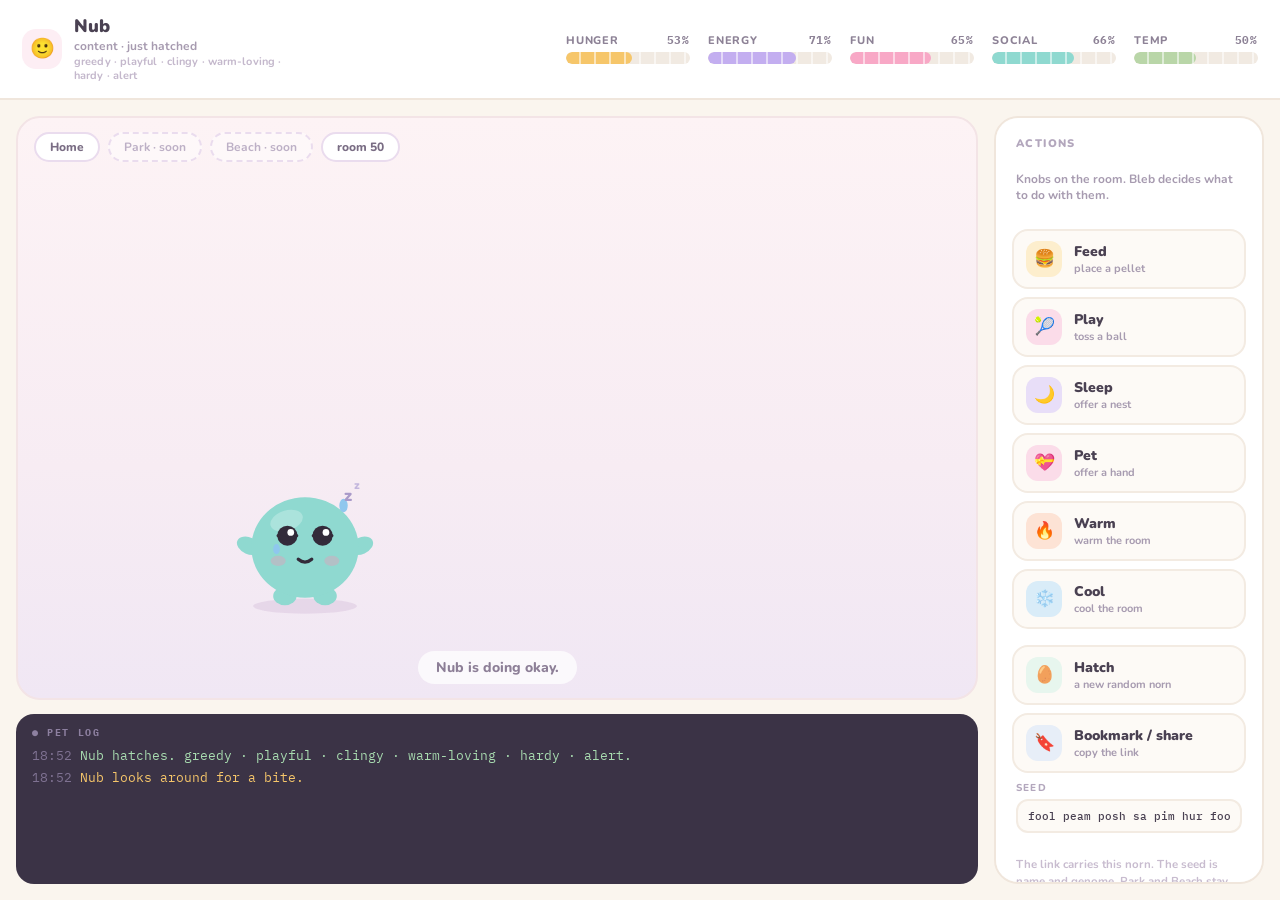
<file: index.html>
<!DOCTYPE html>
<html lang="en">
<head>
<meta charset="utf-8">
<meta name="viewport" content="width=device-width, initial-scale=1">
<title>Webagotchi</title>
<link rel="preconnect" href="https://fonts.googleapis.com">
<link href="https://fonts.googleapis.com/css2?family=Nunito:wght@500;700;800;900&family=IBM+Plex+Mono:wght@400;500&display=swap" rel="stylesheet">
<link rel="stylesheet" href="css/room.css">
</head>
<body>
<div class="app">
  <header>
    <div class="who">
      <div class="mood-chip" id="mood-emoji" aria-hidden="true">🙂</div>
      <div>
        <div class="name" id="pet-name">Bleb</div>
        <div class="sub"><span id="mood-label">content</span> · <span id="age-label">just hatched</span></div>
        <div class="traits" id="traits"></div>
      </div>
    </div>
    <div class="stats">
      <div class="stat" title="How fed Bleb is. Rises after digestion, not when you click Feed.">
        <div class="stat-top"><span>Hunger</span><span class="num" id="num-hunger">0%</span></div>
        <div class="track"><div class="fill" id="fill-hunger"></div><div class="stripes"></div></div>
      </div>
      <div class="stat" title="How rested Bleb is. Rises while Bleb is actually asleep.">
        <div class="stat-top"><span>Energy</span><span class="num" id="num-energy">0%</span></div>
        <div class="track"><div class="fill" id="fill-energy"></div><div class="stripes"></div></div>
      </div>
      <div class="stat" title="How amused Bleb is. Rises only if Bleb chooses to play.">
        <div class="stat-top"><span>Fun</span><span class="num" id="num-fun">0%</span></div>
        <div class="track"><div class="fill" id="fill-fun"></div><div class="stripes"></div></div>
      </div>
      <div class="stat" title="How accompanied Bleb feels. Rises only if Bleb accepts a hand.">
        <div class="stat-top"><span>Social</span><span class="num" id="num-social">0%</span></div>
        <div class="track"><div class="fill" id="fill-social"></div><div class="stripes"></div></div>
      </div>
      <div class="stat" title="How warm Bleb feels. Follows the room; Warm and Cool do not set it.">
        <div class="stat-top"><span>Temp</span><span class="num" id="num-temp">0%</span></div>
        <div class="track"><div class="fill" id="fill-temp"></div><div class="stripes"></div></div>
      </div>
    </div>
  </header>

  <div class="main">
    <div class="scene-col">
      <div class="scene">
        <div class="chips">
          <div class="chip">Home</div>
          <div class="chip soon">Park · soon</div>
          <div class="chip soon">Beach · soon</div>
          <div class="chip" id="room-pill">room 50</div>
        </div>
        <div class="stage" id="stage">
          <div class="thing" id="obj-food" hidden title="pellet">🍪</div>
          <div class="thing" id="obj-ball" hidden title="ball">🎾</div>
          <div class="thing nest" id="obj-nest" hidden title="nest">
            <svg viewBox="0 0 140 70" width="112" height="56" aria-label="nest">
              <ellipse cx="70" cy="64" rx="60" ry="5" fill="#e7d5ea" opacity="0.8"></ellipse>
              <rect x="10" y="30" width="120" height="28" rx="14" fill="#f7f1ea" stroke="#e4d4ea" stroke-width="3"></rect>
              <rect x="18" y="22" width="32" height="18" rx="8" fill="#c3aef0"></rect>
              <path d="M52,32 Q96,16 124,34 L116,50 Q80,40 54,48 Z" fill="#f8a8c6"></path>
            </svg>
          </div>
          <div class="thing hand" id="obj-hand" hidden title="hand">✋</div>
          <div class="bleb" id="bleb">
            <div class="bob idle" id="bob" data-anim="idle">
              <svg viewBox="0 0 200 185" width="168" height="155" aria-label="Bleb">
                <ellipse cx="100" cy="172" rx="62" ry="9" fill="#dcc9e0" opacity="0.55"></ellipse>
                <g id="shiver">
                  <ellipse class="skin" cx="33" cy="100" rx="15" ry="10" transform="rotate(24 33 100)"></ellipse>
                  <ellipse class="skin" cx="167" cy="100" rx="15" ry="10" transform="rotate(-24 167 100)"></ellipse>
                  <ellipse class="skin" cx="76" cy="160" rx="14" ry="11"></ellipse>
                  <ellipse class="skin" cx="124" cy="160" rx="14" ry="11"></ellipse>
                  <ellipse class="skin" cx="100" cy="102" rx="64" ry="60"></ellipse>
                  <ellipse cx="78" cy="70" rx="20" ry="12" fill="#ffffff" opacity="0.25" transform="rotate(-18 78 70)"></ellipse>
                  <ellipse id="cheek-l" cx="68" cy="118" rx="9" ry="6" fill="#f791b5" opacity="0.35"></ellipse>
                  <ellipse id="cheek-r" cx="132" cy="118" rx="9" ry="6" fill="#f791b5" opacity="0.35"></ellipse>
                  <g id="eyes-open" style="transform-origin:100px 88px; animation: blink 4.6s ease-in-out infinite;">
                    <circle cx="79" cy="88" r="12" fill="#332b3a"></circle>
                    <circle cx="121" cy="88" r="12" fill="#332b3a"></circle>
                    <circle cx="83" cy="84" r="4" fill="#ffffff"></circle>
                    <circle cx="125" cy="84" r="4" fill="#ffffff"></circle>
                  </g>
                  <g id="eyes-sleep" hidden>
                    <path d="M68,88 Q79,96 90,88" stroke="#332b3a" stroke-width="4" fill="none" stroke-linecap="round"></path>
                    <path d="M110,88 Q121,96 132,88" stroke="#332b3a" stroke-width="4" fill="none" stroke-linecap="round"></path>
                  </g>
                  <path id="mouth" d="M92,116 Q100,123 108,116" stroke="#332b3a" stroke-width="4" fill="none" stroke-linecap="round"></path>
                  <ellipse id="tear" cx="66" cy="104" rx="4" ry="6" fill="#8fc7ee" hidden style="animation:drip 1.6s ease-in infinite;"></ellipse>
                  <ellipse id="sweat" cx="146" cy="52" rx="5" ry="8" fill="#8fc7ee" hidden style="animation:drip 1.4s ease-in infinite;"></ellipse>
                </g>
                <g id="zzz" hidden>
                  <text x="146" y="46" font-family="Nunito, sans-serif" font-weight="900" font-size="20" fill="#a99ac9" style="animation:floatz 2.4s ease-out infinite;">z</text>
                  <text x="158" y="32" font-family="Nunito, sans-serif" font-weight="900" font-size="14" fill="#c3b6dd" style="animation:floatz 2.4s ease-out .8s infinite;">z</text>
                </g>
              </svg>
            </div>
          </div>
        </div>
        <div class="offer" id="offer" hidden>
          <p id="offer-text"></p>
          <button type="button" class="choice" id="offer-keep">Keep</button>
          <button type="button" class="choice bring" id="offer-bring">Bring in</button>
        </div>
        <div class="status" id="status">Bleb is looking around.</div>
      </div>
      <div class="log-card">
        <div class="log-title">● pet log</div>
        <div id="log" aria-live="polite"></div>
      </div>
    </div>

    <aside>
      <div class="actions-label">Actions</div>
      <p class="hint">Knobs on the room. Bleb decides what to do with them.</p>
      <button type="button" class="action" id="btn-feed">
        <span class="icon" style="background:#fdeecd">🍔</span>
        <span><span class="action-label">Feed</span><span class="action-desc">place a pellet</span></span>
      </button>
      <button type="button" class="action" id="btn-play">
        <span class="icon" style="background:#fbdce9">🎾</span>
        <span><span class="action-label">Play</span><span class="action-desc">toss a ball</span></span>
      </button>
      <button type="button" class="action" id="btn-sleep">
        <span class="icon" style="background:#e8def8">🌙</span>
        <span><span class="action-label">Sleep</span><span class="action-desc">offer a nest</span></span>
      </button>
      <button type="button" class="action" id="btn-pet">
        <span class="icon" style="background:#fbdce9">💝</span>
        <span><span class="action-label">Pet</span><span class="action-desc">offer a hand</span></span>
      </button>
      <button type="button" class="action" id="btn-warm">
        <span class="icon" style="background:#fde3d5">🔥</span>
        <span><span class="action-label">Warm</span><span class="action-desc">warm the room</span></span>
      </button>
      <button type="button" class="action" id="btn-cool">
        <span class="icon" style="background:#d9ecf8">❄️</span>
        <span><span class="action-label">Cool</span><span class="action-desc">cool the room</span></span>
      </button>
      <div class="spacer"></div>
      <button type="button" class="action" id="btn-hatch">
        <span class="icon" style="background:#e7f6ee">🥚</span>
        <span><span class="action-label">Hatch</span><span class="action-desc">a new random norn</span></span>
      </button>
      <button type="button" class="action" id="btn-share">
        <span class="icon" style="background:#e7eef8">🔖</span>
        <span><span class="action-label">Bookmark / share</span><span class="action-desc">copy the link</span></span>
      </button>
      <label class="seed-label" for="seed-code">Seed
        <input id="seed-code" class="seed" autocomplete="off" spellcheck="false" placeholder="a few words">
      </label>
      <p class="note" id="share-note">The link carries this norn. The seed is name and genome. Park and Beach stay shut.</p>
    </aside>
  </div>
</div>
<script src="js/chem.js"></script>
<script src="js/world.js"></script>
<script src="js/genome.js"></script>
<script src="js/face.js"></script>
<script src="js/carry.js"></script>
<script src="js/life.js"></script>
<script src="js/bleb.js"></script>
<script src="js/link.js"></script>
<script src="js/ui.js"></script>
</body>
</html>
</file>
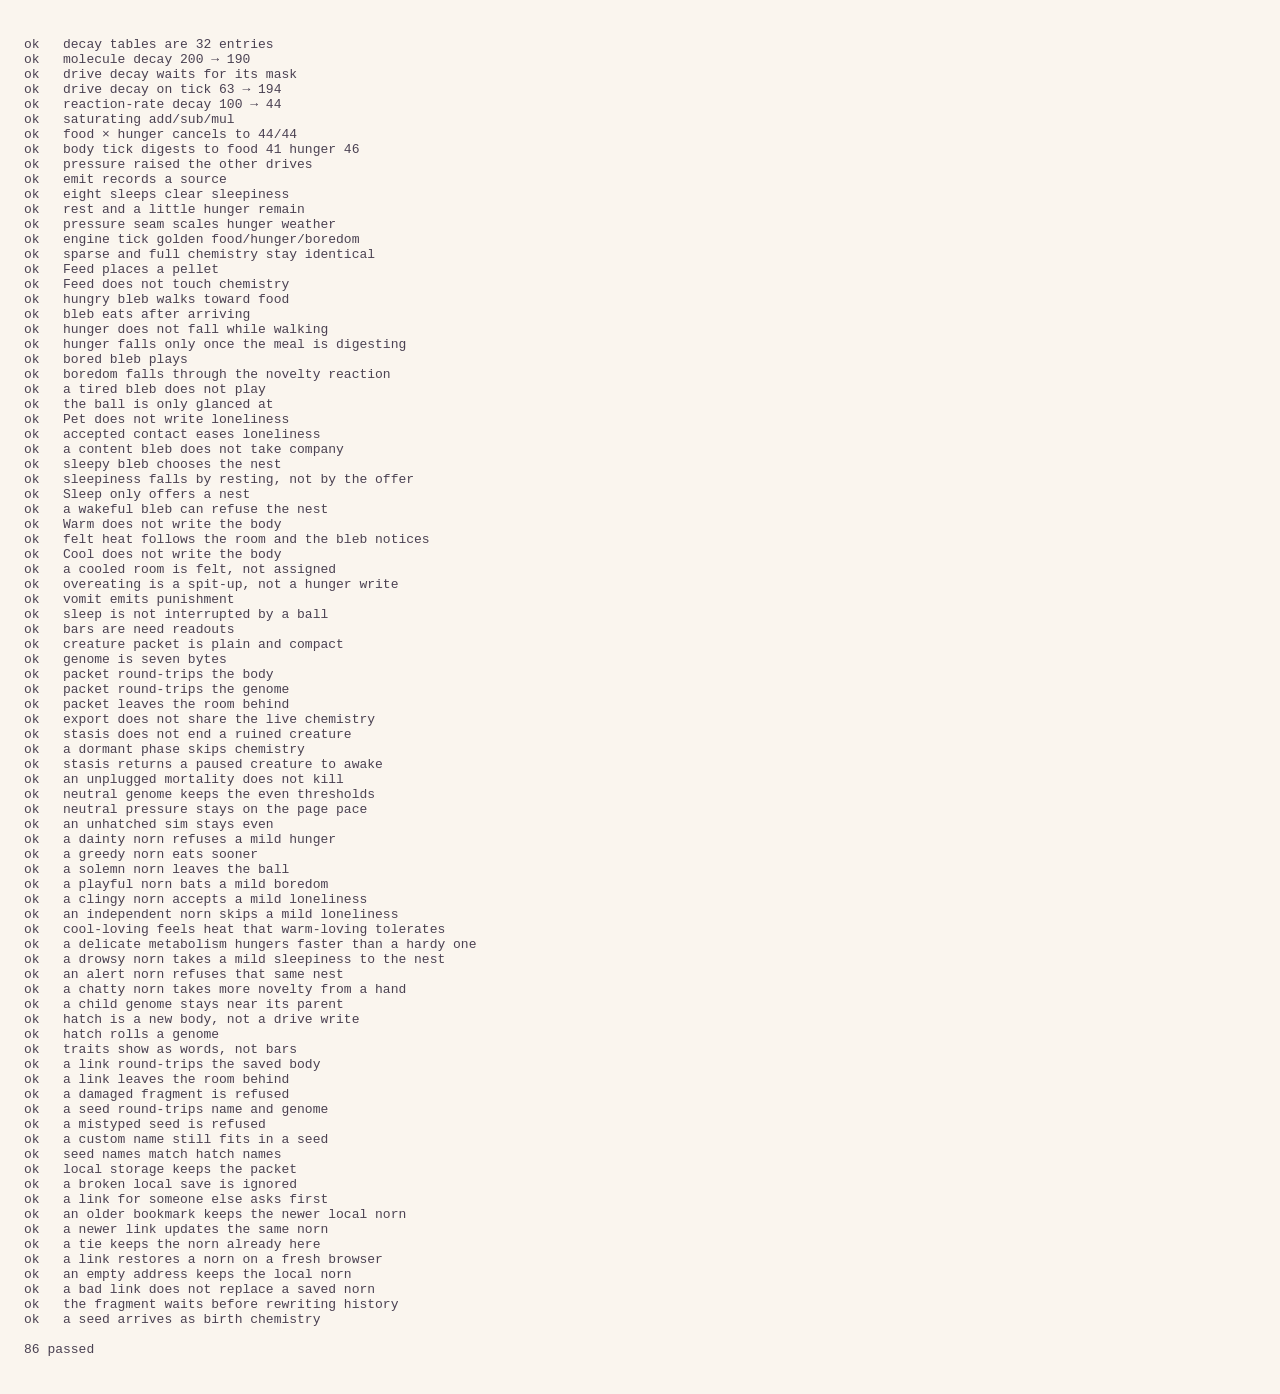
<file: test.html>
<!DOCTYPE html>
<html lang="en">
<head>
<meta charset="utf-8">
<meta name="viewport" content="width=device-width, initial-scale=1">
<title>Webagotchi checks</title>
<style>
  body { margin: 0; background: #faf5ee; color: #4a4152; font-family: "IBM Plex Mono", ui-monospace, monospace; }
  pre { padding: 24px; white-space: pre-wrap; }
  .fail { color: #9a3d4a; }
</style>
</head>
<body>
<pre id="out">running…</pre>
<script src="js/chem.js"></script>
<script src="js/world.js"></script>
<script src="js/genome.js"></script>
<script src="js/face.js"></script>
<script src="js/carry.js"></script>
<script src="js/life.js"></script>
<script src="js/bleb.js"></script>
<script src="js/link.js"></script>
<script src="js/checks.js"></script>
<script>
  var result = window.runWebagotchiChecks();
  var out = document.getElementById("out");
  out.textContent = result.lines.join("\n");
  if (result.fail) out.className = "fail";
  document.title = result.fail ? "checks failed" : "checks passed";
</script>
</body>
</html>
</file>
<file: css/room.css>
:root {
  --cream: #faf5ee;
  --ink: #4a4152;
  --muted: #a79bb0;
  --label: #b3a7bd;
  --line: #f0e6dc;
  --scene-line: #f3e4e6;
  --log: #3b3346;
  --log-text: #d8cfe6;
  --log-time: #7f7292;
  --pink: #f8a8c6;
  --pink-ink: #6e3a52;
  --track: #f1eae2;
  color-scheme: light;
}

* { box-sizing: border-box; }

html, body {
  margin: 0;
  height: 100%;
  background: var(--cream);
  color: var(--ink);
  font-family: "Nunito", sans-serif;
}

button, input { font-family: inherit; }

.app {
  height: 100%;
  display: grid;
  grid-template-rows: auto minmax(0, 1fr);
  overflow: auto;
}

header {
  display: flex;
  align-items: center;
  gap: 24px;
  padding: 14px 22px;
  background: #fff;
  border-bottom: 2px solid var(--line);
  flex-wrap: wrap;
}

.who { display: flex; align-items: center; gap: 12px; min-width: 200px; }

.mood-chip {
  width: 40px;
  height: 40px;
  border-radius: 14px;
  background: #fdeef4;
  display: flex;
  align-items: center;
  justify-content: center;
  font-size: 20px;
}

.name { font-weight: 900; font-size: 18px; letter-spacing: 0.2px; }
.sub { font-size: 12px; font-weight: 700; color: var(--muted); }
.traits {
  margin-top: 1px;
  font-size: 11px;
  font-weight: 700;
  color: #c4b8cc;
  letter-spacing: 0.1px;
  max-width: 220px;
  line-height: 1.3;
}

.stats {
  display: flex;
  gap: 18px;
  flex: 1;
  justify-content: flex-end;
  flex-wrap: wrap;
}

.stat { width: 124px; display: flex; flex-direction: column; gap: 4px; }

.stat-top {
  display: flex;
  justify-content: space-between;
  font-size: 11px;
  font-weight: 800;
  text-transform: uppercase;
  letter-spacing: 0.8px;
  color: #8d8296;
}

.num { font-family: "IBM Plex Mono", ui-monospace, monospace; }

.track {
  height: 12px;
  border-radius: 8px;
  background: var(--track);
  overflow: hidden;
  position: relative;
}

.fill {
  height: 100%;
  width: 0;
  border-radius: 8px;
  transition: width 0.5s;
}

#fill-hunger { background: #f6c66a; }
#fill-energy { background: #c3aef0; }
#fill-fun { background: #f8a8c6; }
#fill-social { background: #8fd9d0; }
#fill-temp { background: #b9d6a8; }

.stripes {
  position: absolute;
  inset: 0;
  background-image: repeating-linear-gradient(90deg, transparent 0 13px, rgba(255, 255, 255, 0.55) 13px 15px);
  pointer-events: none;
}

.main {
  display: grid;
  grid-template-columns: 1fr 270px;
  gap: 16px;
  padding: 16px;
  min-height: 0;
}

.scene-col {
  display: grid;
  grid-template-rows: 1fr 170px;
  gap: 14px;
  min-height: 0;
}

.scene {
  background: linear-gradient(180deg, #fdf3f5 0%, #f7ecf3 60%, #f0e7f4 100%);
  border-radius: 24px;
  border: 2px solid var(--scene-line);
  position: relative;
  overflow: hidden;
  min-height: 0;
  display: flex;
  flex-direction: column;
}

.chips {
  position: absolute;
  top: 14px;
  left: 16px;
  right: 16px;
  display: flex;
  flex-wrap: wrap;
  gap: 8px;
  z-index: 2;
}

.chip {
  padding: 5px 14px;
  border-radius: 999px;
  background: #fff;
  border: 2px solid #eadcee;
  font-size: 12px;
  font-weight: 800;
  color: #7a6d84;
}

.chip.soon {
  background: rgba(255, 255, 255, 0.45);
  border-style: dashed;
  color: #bdb0c6;
  font-weight: 700;
}

.stage {
  position: relative;
  flex: 1;
  min-height: 0;
}

.bleb {
  position: absolute;
  bottom: 28px;
  width: 168px;
  margin-left: -84px;
  transition: left 0.45s linear;
}

.bob { transform-origin: 50% 100%; }
.bob.idle { animation: squish 3s ease-in-out infinite; }
.bob.sleep { animation: squish 5s ease-in-out infinite; }
.bob.play { animation: squishFast 0.7s ease-in-out infinite; }

.shiver { animation: shiver 0.35s linear infinite; transform-origin: 100px 160px; }

.thing {
  position: absolute;
  bottom: 36px;
  width: 36px;
  margin-left: -18px;
  font-size: 28px;
  line-height: 1;
  filter: drop-shadow(0 4px 0 rgba(120, 90, 120, 0.08));
  user-select: none;
}

.thing.hand { margin-left: 18px; bottom: 78px; font-size: 26px; }
.thing.nest {
  width: 112px;
  margin-left: -56px;
  bottom: 16px;
  line-height: 0;
}
.thing.wobble { animation: wobble 1s ease-in-out infinite; transform-origin: 50% 80%; }

.status {
  align-self: center;
  margin: 0 0 14px;
  font-size: 14px;
  font-weight: 800;
  color: #8d7f97;
  background: rgba(255, 255, 255, 0.75);
  padding: 7px 18px;
  border-radius: 999px;
  max-width: 80%;
  text-align: center;
}

.log-card {
  background: var(--log);
  border-radius: 18px;
  padding: 12px 16px;
  display: flex;
  flex-direction: column;
  min-height: 0;
}

.log-title {
  font-size: 10px;
  font-weight: 800;
  letter-spacing: 1.6px;
  text-transform: uppercase;
  color: #8d80a0;
  margin-bottom: 6px;
  font-family: "IBM Plex Mono", ui-monospace, monospace;
}

#log {
  flex: 1;
  overflow-y: auto;
  font-family: "IBM Plex Mono", ui-monospace, monospace;
  font-size: 12.5px;
  line-height: 1.75;
  color: var(--log-text);
}

#log .time { color: var(--log-time); }

aside {
  background: #fff;
  border-radius: 24px;
  border: 2px solid var(--line);
  padding: 16px;
  display: flex;
  flex-direction: column;
  gap: 8px;
  overflow-y: auto;
}

.actions-label {
  font-size: 11px;
  font-weight: 900;
  letter-spacing: 1.4px;
  text-transform: uppercase;
  color: var(--label);
  padding: 2px 4px 0;
}

.hint {
  font-size: 12px;
  font-weight: 700;
  color: var(--muted);
  padding: 0 4px 6px;
  line-height: 1.35;
}

.action {
  display: flex;
  align-items: center;
  gap: 12px;
  padding: 10px 12px;
  border-radius: 16px;
  border: 2px solid #f3ebe2;
  background: #fdfaf6;
  cursor: pointer;
  text-align: left;
  color: inherit;
  transition: transform 0.1s, background 0.1s, border-color 0.1s;
}

.action:hover { background: #faf1f5; border-color: #f2d9e3; transform: translateY(-1px); }
.action:active { transform: scale(0.97); }
.action:focus-visible { outline: 3px solid #f8a8c6; outline-offset: 2px; }

.icon {
  width: 36px;
  height: 36px;
  border-radius: 12px;
  display: flex;
  align-items: center;
  justify-content: center;
  font-size: 17px;
  flex-shrink: 0;
}

.action-label { display: block; font-weight: 900; font-size: 14px; }
.action-desc { display: block; font-weight: 700; font-size: 11px; color: var(--muted); }

.spacer { flex: 1; }

.note {
  font-size: 11.5px;
  font-weight: 700;
  color: #c8bccf;
  padding: 4px;
  line-height: 1.4;
}

.seed-label {
  display: flex;
  flex-direction: column;
  gap: 4px;
  font-size: 10px;
  font-weight: 800;
  letter-spacing: 1.2px;
  text-transform: uppercase;
  color: var(--label);
  padding: 0 4px;
}

.seed {
  width: 100%;
  border: 2px solid #f3ebe2;
  border-radius: 12px;
  padding: 8px 10px;
  font-family: "IBM Plex Mono", ui-monospace, monospace;
  font-size: 11px;
  font-weight: 500;
  letter-spacing: 0;
  text-transform: none;
  color: var(--ink);
  background: #fdfaf6;
}

.seed:focus-visible { outline: 3px solid #f8a8c6; outline-offset: 2px; }

.offer {
  position: absolute;
  left: 16px;
  right: 16px;
  bottom: 56px;
  z-index: 3;
  display: flex;
  flex-wrap: wrap;
  gap: 8px;
  align-items: center;
  background: #fff;
  border: 2px solid #f0e6dc;
  border-radius: 18px;
  padding: 12px 14px;
  box-shadow: 0 12px 32px rgba(90, 70, 110, 0.14);
}

.offer[hidden] { display: none; }

.offer p {
  flex: 1 1 180px;
  margin: 0;
  font-size: 13px;
  font-weight: 800;
  color: var(--ink);
}

.choice {
  border: 2px solid #f3ebe2;
  background: #fdfaf6;
  color: var(--ink);
  border-radius: 999px;
  padding: 7px 12px;
  font-weight: 800;
  font-size: 12px;
  cursor: pointer;
}

.choice.bring { background: #f8a8c6; border-color: #f8a8c6; color: #6e3a52; }
.choice:focus-visible { outline: 3px solid #f8a8c6; outline-offset: 2px; }

@keyframes squish {
  0%, 100% { transform: scale(1, 1); }
  50% { transform: scale(1.04, 0.955); }
}

@keyframes squishFast {
  0%, 100% { transform: scale(1, 1) translateY(0); }
  50% { transform: scale(1.06, 0.93) translateY(-6px); }
}

@keyframes blink {
  0%, 92%, 100% { transform: scaleY(1); }
  95% { transform: scaleY(0.08); }
}

@keyframes floatz {
  0% { opacity: 0; transform: translate(0, 0); }
  30% { opacity: 1; }
  100% { opacity: 0; transform: translate(14px, -26px); }
}

@keyframes shiver {
  0%, 100% { transform: translateX(0); }
  25% { transform: translateX(-2px); }
  75% { transform: translateX(2px); }
}

@keyframes wobble {
  0%, 100% { transform: rotate(-6deg); }
  50% { transform: rotate(6deg); }
}

@keyframes drip {
  0% { opacity: 0; transform: translateY(0); }
  30% { opacity: 1; }
  100% { opacity: 0; transform: translateY(10px); }
}

@media (max-width: 860px) {
  .app { height: auto; min-height: 100%; overflow: auto; }
  .main { grid-template-columns: 1fr; }
  .scene-col { grid-template-rows: 420px 200px; }
  .stats { justify-content: flex-start; }
}

@media (prefers-reduced-motion: reduce) {
  .bob, .shiver, .thing, .fill, .bleb { animation: none !important; transition: none !important; }
}
</file>
